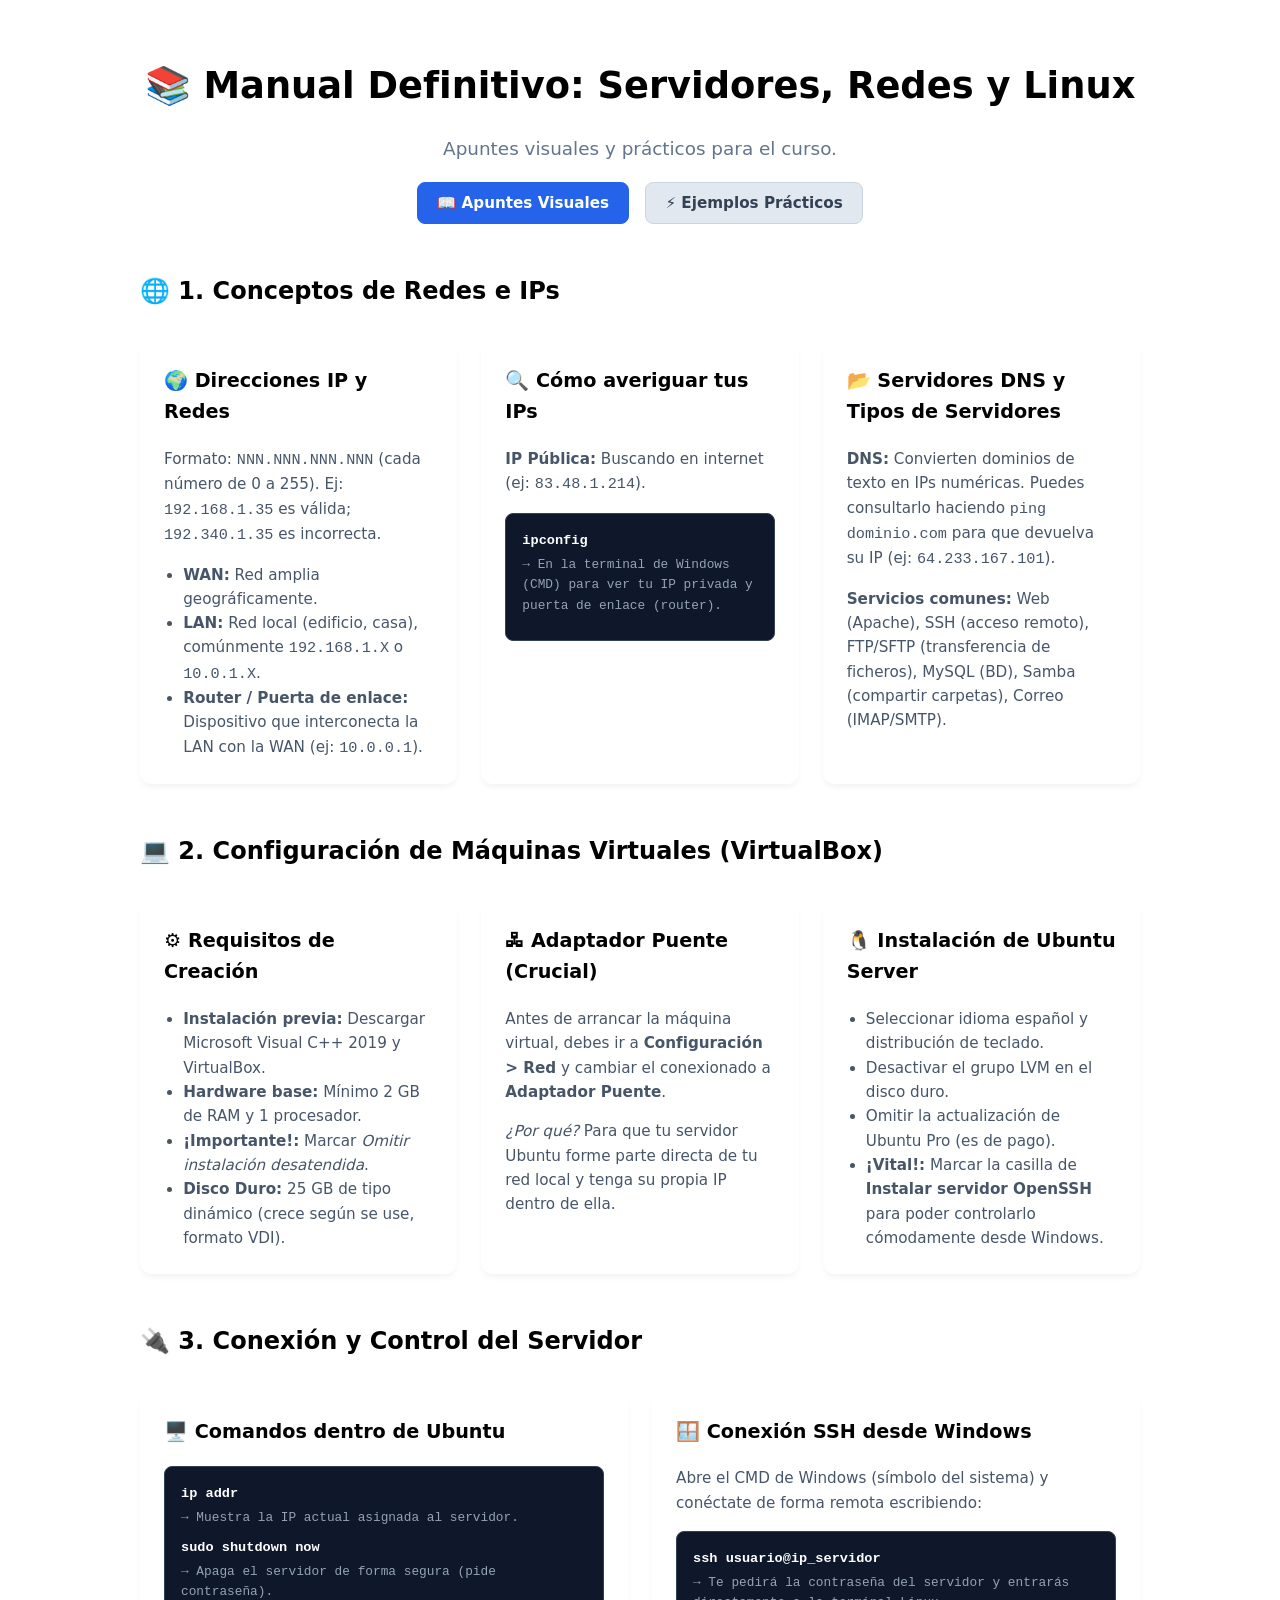
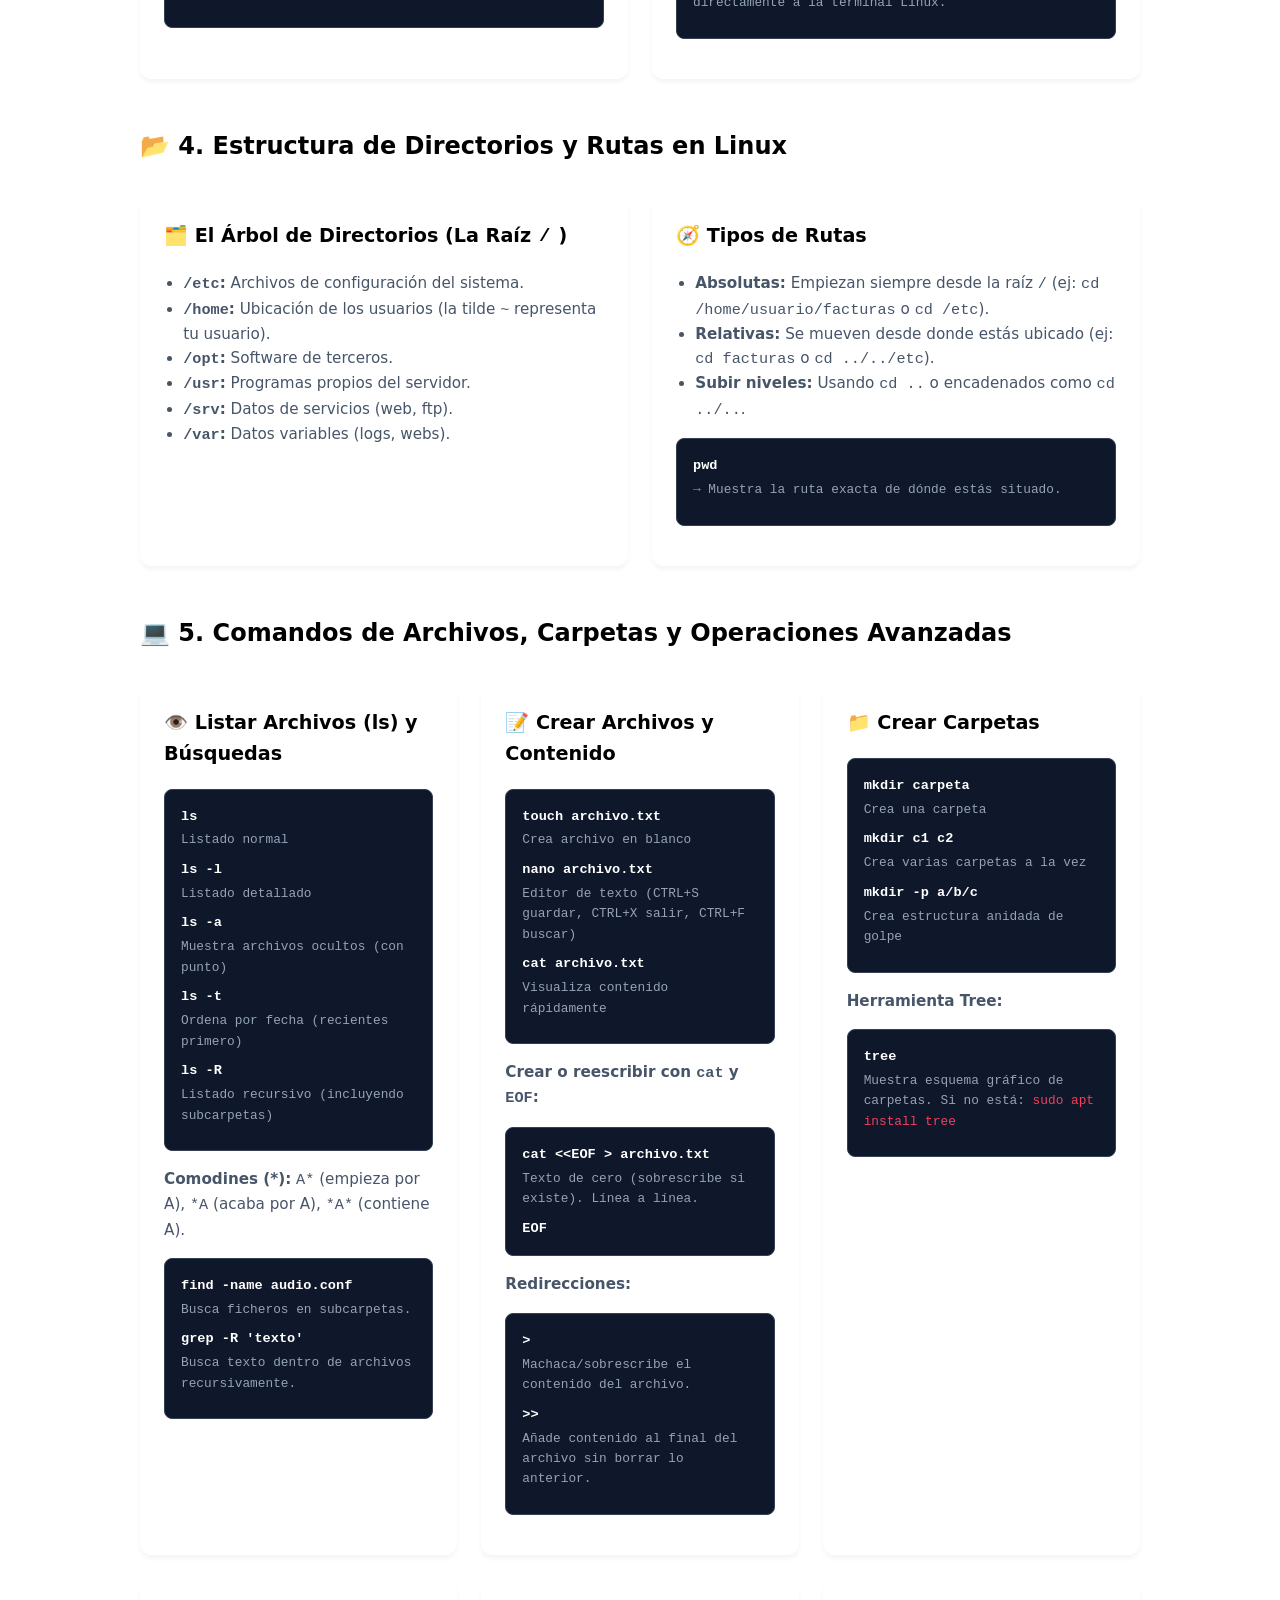
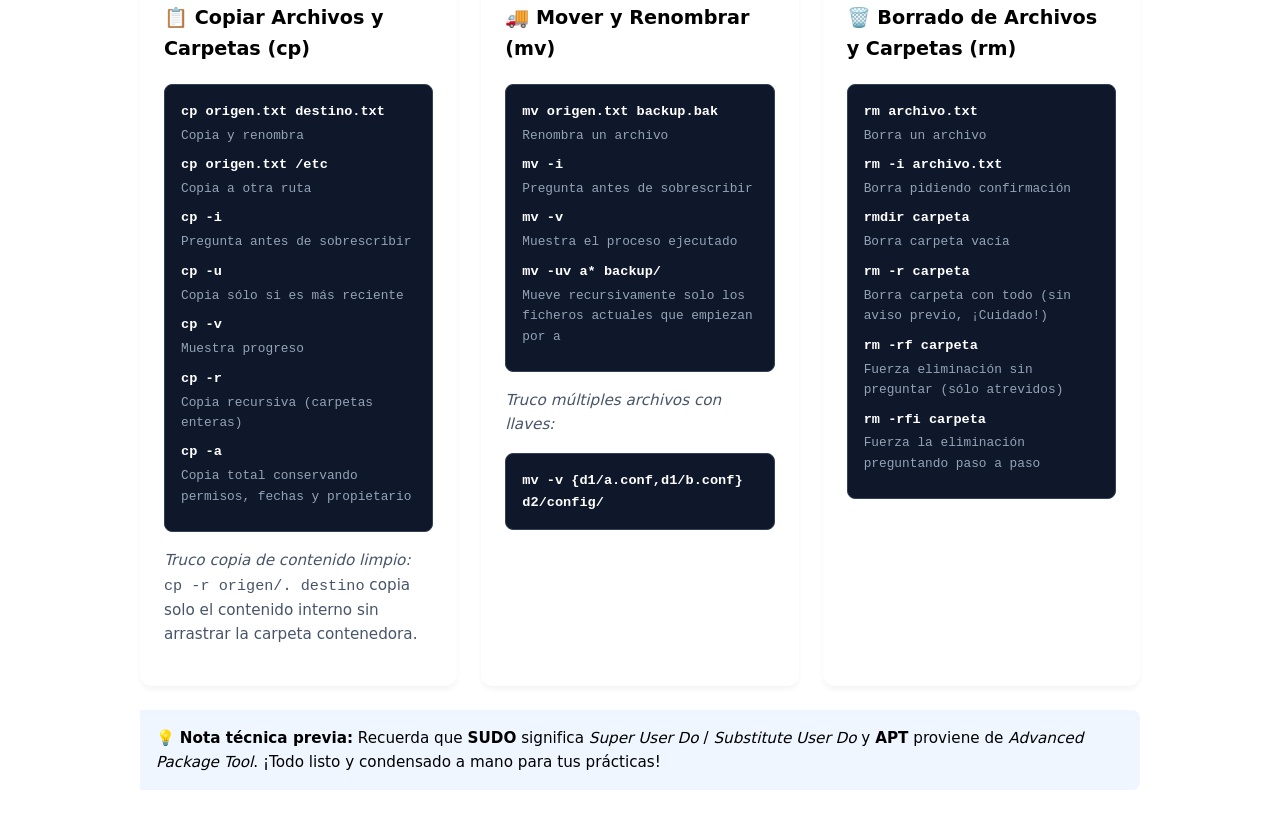
<file: index.html>
<!DOCTYPE html>
<html lang="es">
<head>
    <meta charset="UTF-8">
    <meta name="viewport" content="width=device-width, initial-scale=1.0">
    <title>Apuntes Servidores</title>
    <link rel="stylesheet" href="estilos.css">
</head>
<body>
    <div class="container">
        
        <header>
            <h1>📚 Manual Definitivo: Servidores, Redes y Linux</h1>
            <p class="subtitle">Apuntes visuales y prácticos para el curso.</p>
            <div class="nav-links">
                <a href="index.html" class="active">📖 Apuntes Visuales</a>
                <a href="ejemplos.html">⚡ Ejemplos Prácticos</a>
            </div>
        </header>

        <!-- BLOQUE 1: REDES E INTERNET -->
        <h2 class="section-title">🌐 1. Conceptos de Redes e IPs</h2>
        <div class="grid">
            <div class="card">
                <h3>🌍 Direcciones IP y Redes</h3>
                <p>Formato: <code>NNN.NNN.NNN.NNN</code> (cada número de 0 a 255). Ej: <code>192.168.1.35</code> es válida; <code>192.340.1.35</code> es incorrecta.</p>
                <ul>
                    <li><strong>WAN:</strong> Red amplia geográficamente.</li>
                    <li><strong>LAN:</strong> Red local (edificio, casa), comúnmente <code>192.168.1.X</code> o <code>10.0.1.X</code>.</li>
                    <li><strong>Router / Puerta de enlace:</strong> Dispositivo que interconecta la LAN con la WAN (ej: <code>10.0.0.1</code>).</li>
                </ul>
            </div>
            <div class="card">
                <h3>🔍 Cómo averiguar tus IPs</h3>
                <p><strong>IP Pública:</strong> Buscando en internet (ej: <code>83.48.1.214</code>).</p>
                <div class="terminal-block">
                    <span class="cmd">ipconfig</span>
                    <span class="desc">→ En la terminal de Windows (CMD) para ver tu IP privada y puerta de enlace (router).</span>
                </div>
            </div>
            <div class="card">
                <h3>📂 Servidores DNS y Tipos de Servidores</h3>
                <p><strong>DNS:</strong> Convierten dominios de texto en IPs numéricas. Puedes consultarlo haciendo <code>ping dominio.com</code> para que devuelva su IP (ej: <code>64.233.167.101</code>).</p>
                <p><strong>Servicios comunes:</strong> Web (Apache), SSH (acceso remoto), FTP/SFTP (transferencia de ficheros), MySQL (BD), Samba (compartir carpetas), Correo (IMAP/SMTP).</p>
            </div>
        </div>

        <!-- BLOQUE 2: MÁQUINAS VIRTUALES Y VIRTUALBOX -->
        <h2 class="section-title">💻 2. Configuración de Máquinas Virtuales (VirtualBox)</h2>
        <div class="grid">
            <div class="card">
                <h3>⚙️ Requisitos de Creación</h3>
                <ul>
                    <li><strong>Instalación previa:</strong> Descargar Microsoft Visual C++ 2019 y VirtualBox.</li>
                    <li><strong>Hardware base:</strong> Mínimo 2 GB de RAM y 1 procesador.</li>
                    <li><strong>¡Importante!:</strong> Marcar <em>Omitir instalación desatendida</em>.</li>
                    <li><strong>Disco Duro:</strong> 25 GB de tipo dinámico (crece según se use, formato VDI).</li>
                </ul>
            </div>
            <div class="card">
                <h3>🖧 Adaptador Puente (Crucial)</h3>
                <p>Antes de arrancar la máquina virtual, debes ir a <strong>Configuración > Red</strong> y cambiar el conexionado a <strong>Adaptador Puente</strong>.</p>
                <p><em>¿Por qué?</em> Para que tu servidor Ubuntu forme parte directa de tu red local y tenga su propia IP dentro de ella.</p>
            </div>
            <div class="card">
                <h3>🐧 Instalación de Ubuntu Server</h3>
                <ul>
                    <li>Seleccionar idioma español y distribución de teclado.</li>
                    <li>Desactivar el grupo LVM en el disco duro.</li>
                    <li>Omitir la actualización de Ubuntu Pro (es de pago).</li>
                    <li><strong>¡Vital!:</strong> Marcar la casilla de <strong>Instalar servidor OpenSSH</strong> para poder controlarlo cómodamente desde Windows.</li>
                </ul>
            </div>
        </div>

        <!-- BLOQUE 3: CONTROL DEL SERVIDOR DESDE WINDOWS -->
        <h2 class="section-title">🔌 3. Conexión y Control del Servidor</h2>
        <div class="grid">
            <div class="card">
                <h3>🖥️ Comandos dentro de Ubuntu</h3>
                <div class="terminal-block">
                    <span class="cmd">ip addr</span>
                    <span class="desc">→ Muestra la IP actual asignada al servidor.</span>
                    <span class="cmd">sudo shutdown now</span>
                    <span class="desc">→ Apaga el servidor de forma segura (pide contraseña).</span>
                </div>
            </div>
            <div class="card">
                <h3>🪟 Conexión SSH desde Windows</h3>
                <p>Abre el CMD de Windows (símbolo del sistema) y conéctate de forma remota escribiendo:</p>
                <div class="terminal-block">
                    <span class="cmd">ssh usuario@ip_servidor</span>
                    <span class="desc">→ Te pedirá la contraseña del servidor y entrarás directamente a la terminal Linux.</span>
                </div>
            </div>
        </div>

        <!-- BLOQUE 4: ESTRUCTURA LINUX Y RUTAS -->
        <h2 class="section-title">📂 4. Estructura de Directorios y Rutas en Linux</h2>
        <div class="grid">
            <div class="card">
                <h3>🗂️ El Árbol de Directorios (La Raíz <code>/</code>)</h3>
                <ul>
                    <li><strong><code>/etc</code>:</strong> Archivos de configuración del sistema.</li>
                    <li><strong><code>/home</code>:</strong> Ubicación de los usuarios (la tilde <code>~</code> representa tu usuario).</li>
                    <li><strong><code>/opt</code>:</strong> Software de terceros.</li>
                    <li><strong><code>/usr</code>:</strong> Programas propios del servidor.</li>
                    <li><strong><code>/srv</code>:</strong> Datos de servicios (web, ftp).</li>
                    <li><strong><code>/var</code>:</strong> Datos variables (logs, webs).</li>
                </ul>
            </div>
            <div class="card">
                <h3>🧭 Tipos de Rutas</h3>
                <ul>
                    <li><strong>Absolutas:</strong> Empiezan siempre desde la raíz <code>/</code> (ej: <code>cd /home/usuario/facturas</code> o <code>cd /etc</code>).</li>
                    <li><strong>Relativas:</strong> Se mueven desde donde estás ubicado (ej: <code>cd facturas</code> o <code>cd ../../etc</code>).</li>
                    <li><strong>Subir niveles:</strong> Usando <code>cd ..</code> o encadenados como <code>cd ../..</code>.</li>
                </ul>
                <div class="terminal-block">
                    <span class="cmd">pwd</span>
                    <span class="desc">→ Muestra la ruta exacta de dónde estás situado.</span>
                </div>
            </div>
        </div>

        <!-- BLOQUE 5: GESTIÓN DE ARCHIVOS Y CARPETAS -->
        <h2 class="section-title">💻 5. Comandos de Archivos, Carpetas y Operaciones Avanzadas</h2>
        
        <div class="grid">
            <div class="card">
                <h3>👁️ Listar Archivos (ls) y Búsquedas</h3>
                <div class="terminal-block">
                    <span class="cmd">ls</span> <span class="desc">Listado normal</span>
                    <span class="cmd">ls -l</span> <span class="desc">Listado detallado</span>
                    <span class="cmd">ls -a</span> <span class="desc">Muestra archivos ocultos (con punto)</span>
                    <span class="cmd">ls -t</span> <span class="desc">Ordena por fecha (recientes primero)</span>
                    <span class="cmd">ls -R</span> <span class="desc">Listado recursivo (incluyendo subcarpetas)</span>
                </div>
                <p><strong>Comodines (*):</strong> <code>A*</code> (empieza por A), <code>*A</code> (acaba por A), <code>*A*</code> (contiene A).</p>
                <div class="terminal-block">
                    <span class="cmd">find -name audio.conf</span> <span class="desc">Busca ficheros en subcarpetas.</span>
                    <span class="cmd">grep -R 'texto'</span> <span class="desc">Busca texto dentro de archivos recursivamente.</span>
                </div>
            </div>

            <div class="card">
                <h3>📝 Crear Archivos y Contenido</h3>
                <div class="terminal-block">
                    <span class="cmd">touch archivo.txt</span> <span class="desc">Crea archivo en blanco</span>
                    <span class="cmd">nano archivo.txt</span> <span class="desc">Editor de texto (CTRL+S guardar, CTRL+X salir, CTRL+F buscar)</span>
                    <span class="cmd">cat archivo.txt</span> <span class="desc">Visualiza contenido rápidamente</span>
                </div>
                <p><strong>Crear o reescribir con <code>cat</code> y <code>EOF</code>:</strong></p>
                <div class="terminal-block">
                    <span class="cmd">cat &lt;&lt;EOF &gt; archivo.txt</span>
                    <span class="desc">Texto de cero (sobrescribe si existe). Línea a línea.</span>
                    <span class="cmd">EOF</span>
                </div>
                <p><strong>Redirecciones:</strong></p>
                <div class="terminal-block">
                    <span class="cmd">&gt;</span> <span class="desc">Machaca/sobrescribe el contenido del archivo.</span>
                    <span class="cmd">&gt;&gt;</span> <span class="desc">Añade contenido al final del archivo sin borrar lo anterior.</span>
                </div>
            </div>

            <div class="card">
                <h3>📁 Crear Carpetas</h3>
                <div class="terminal-block">
                    <span class="cmd">mkdir carpeta</span> <span class="desc">Crea una carpeta</span>
                    <span class="cmd">mkdir c1 c2</span> <span class="desc">Crea varias carpetas a la vez</span>
                    <span class="cmd">mkdir -p a/b/c</span> <span class="desc">Crea estructura anidada de golpe</span>
                </div>
                <p><strong>Herramienta Tree:</strong></p>
                <div class="terminal-block">
                    <span class="cmd">tree</span> <span class="desc">Muestra esquema gráfico de carpetas. Si no está: <code style="color:#f43f5e">sudo apt install tree</code></span>
                </div>
            </div>
        </div>

        <div class="grid">
            <div class="card">
                <h3>📋 Copiar Archivos y Carpetas (cp)</h3>
                <div class="terminal-block">
                    <span class="cmd">cp origen.txt destino.txt</span> <span class="desc">Copia y renombra</span>
                    <span class="cmd">cp origen.txt /etc</span> <span class="desc">Copia a otra ruta</span>
                    <span class="cmd">cp -i</span> <span class="desc">Pregunta antes de sobrescribir</span>
                    <span class="cmd">cp -u</span> <span class="desc">Copia sólo si es más reciente</span>
                    <span class="cmd">cp -v</span> <span class="desc">Muestra progreso</span>
                    <span class="cmd">cp -r</span> <span class="desc">Copia recursiva (carpetas enteras)</span>
                    <span class="cmd">cp -a</span> <span class="desc">Copia total conservando permisos, fechas y propietario</span>
                </div>
                <p><em>Truco copia de contenido limpio:</em> <code>cp -r origen/. destino</code> copia solo el contenido interno sin arrastrar la carpeta contenedora.</p>
            </div>

            <div class="card">
                <h3>🚚 Mover y Renombrar (mv)</h3>
                <div class="terminal-block">
                    <span class="cmd">mv origen.txt backup.bak</span> <span class="desc">Renombra un archivo</span>
                    <span class="cmd">mv -i</span> <span class="desc">Pregunta antes de sobrescribir</span>
                    <span class="cmd">mv -v</span> <span class="desc">Muestra el proceso ejecutado</span>
                    <span class="cmd">mv -uv a* backup/</span> <span class="desc">Mueve recursivamente solo los ficheros actuales que empiezan por a</span>
                </div>
                <p><em>Truco múltiples archivos con llaves:</em></p>
                <div class="terminal-block">
                    <span class="cmd">mv -v {d1/a.conf,d1/b.conf} d2/config/</span>
                </div>
            </div>

            <div class="card">
                <h3>🗑️ Borrado de Archivos y Carpetas (rm)</h3>
                <div class="terminal-block">
                    <span class="cmd">rm archivo.txt</span> <span class="desc">Borra un archivo</span>
                    <span class="cmd">rm -i archivo.txt</span> <span class="desc">Borra pidiendo confirmación</span>
                    <span class="cmd">rmdir carpeta</span> <span class="desc">Borra carpeta vacía</span>
                    <span class="cmd">rm -r carpeta</span> <span class="desc">Borra carpeta con todo (sin aviso previo, ¡Cuidado!)</span>
                    <span class="cmd">rm -rf carpeta</span> <span class="desc">Fuerza eliminación sin preguntar (sólo atrevidos)</span>
                    <span class="cmd">rm -rfi carpeta</span> <span class="desc">Fuerza la eliminación preguntando paso a paso</span>
                </div>
            </div>
        </div>

        <div class="tip-box">
            💡 <strong>Nota técnica previa:</strong> Recuerda que <strong>SUDO</strong> significa <em>Super User Do</em> / <em>Substitute User Do</em> y <strong>APT</strong> proviene de <em>Advanced Package Tool</em>. ¡Todo listo y condensado a mano para tus prácticas!
        </div>

    </div>
</body>
</html>
</file>
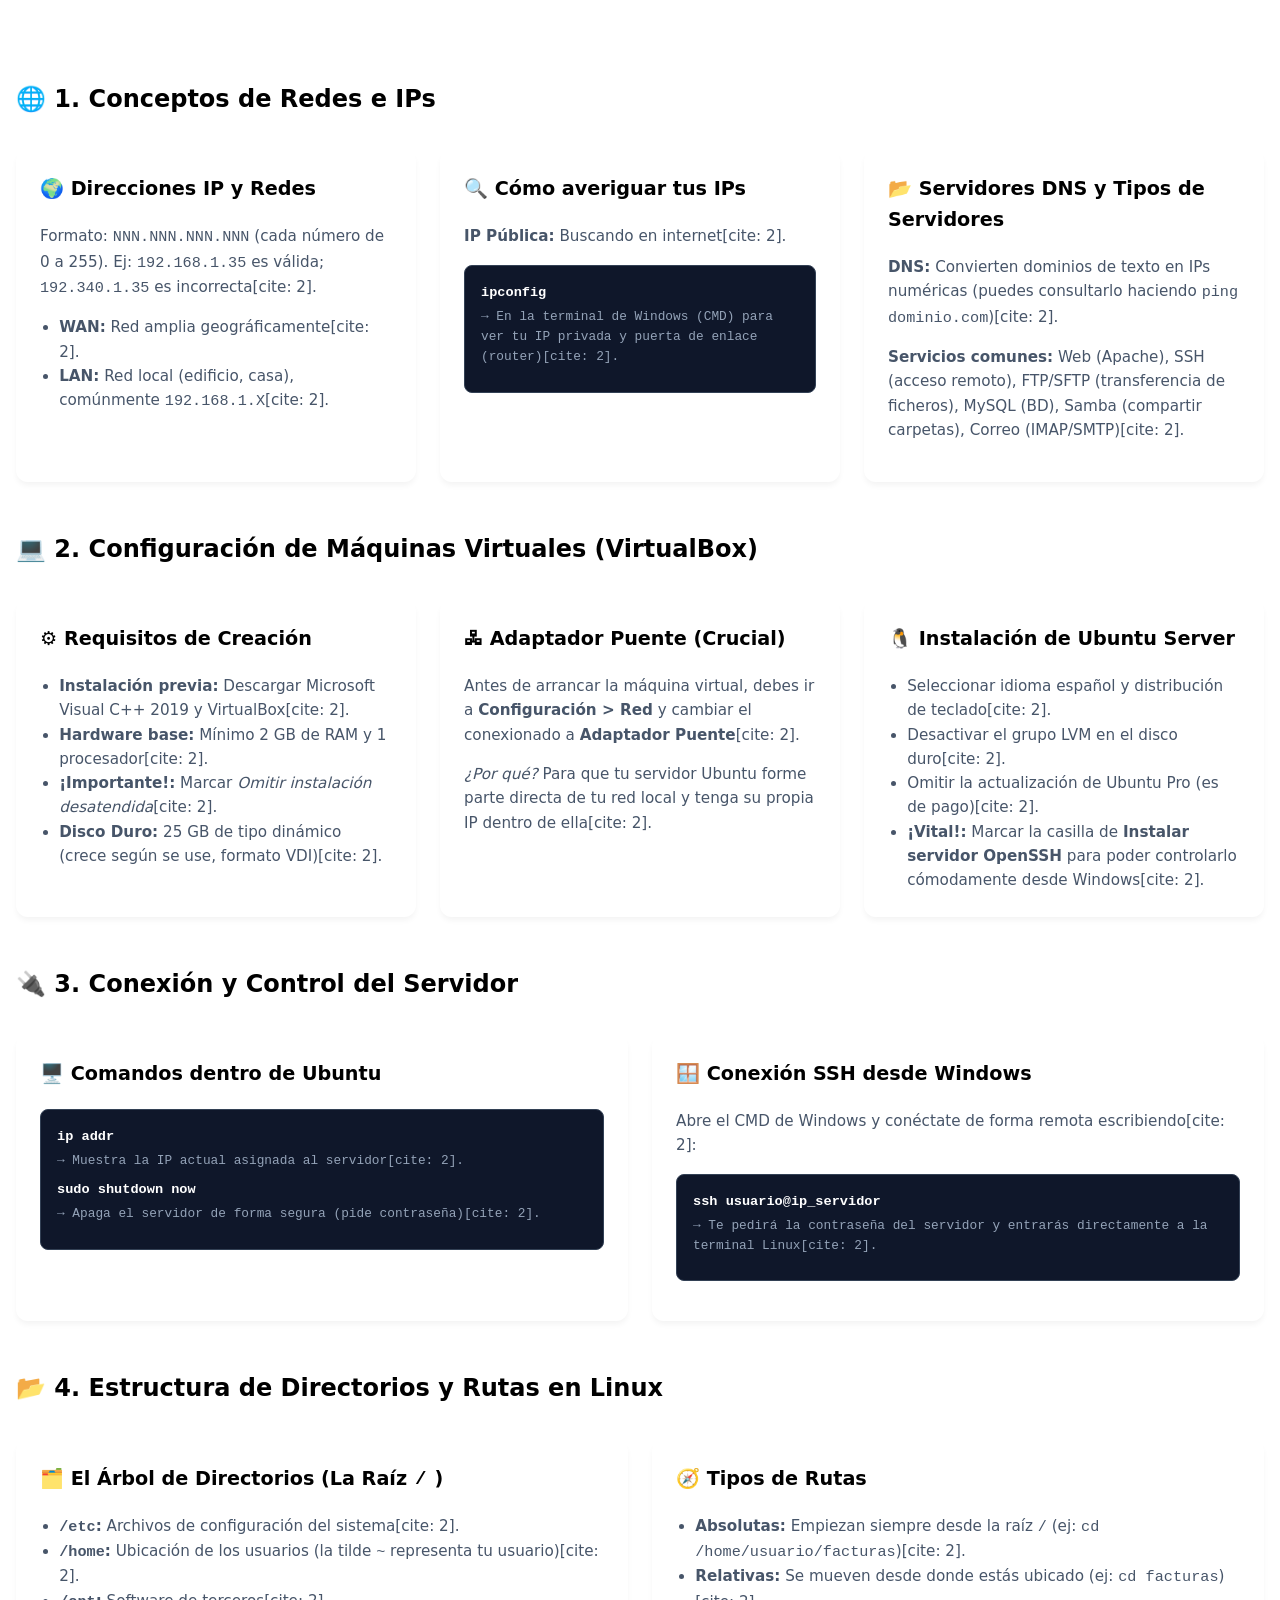
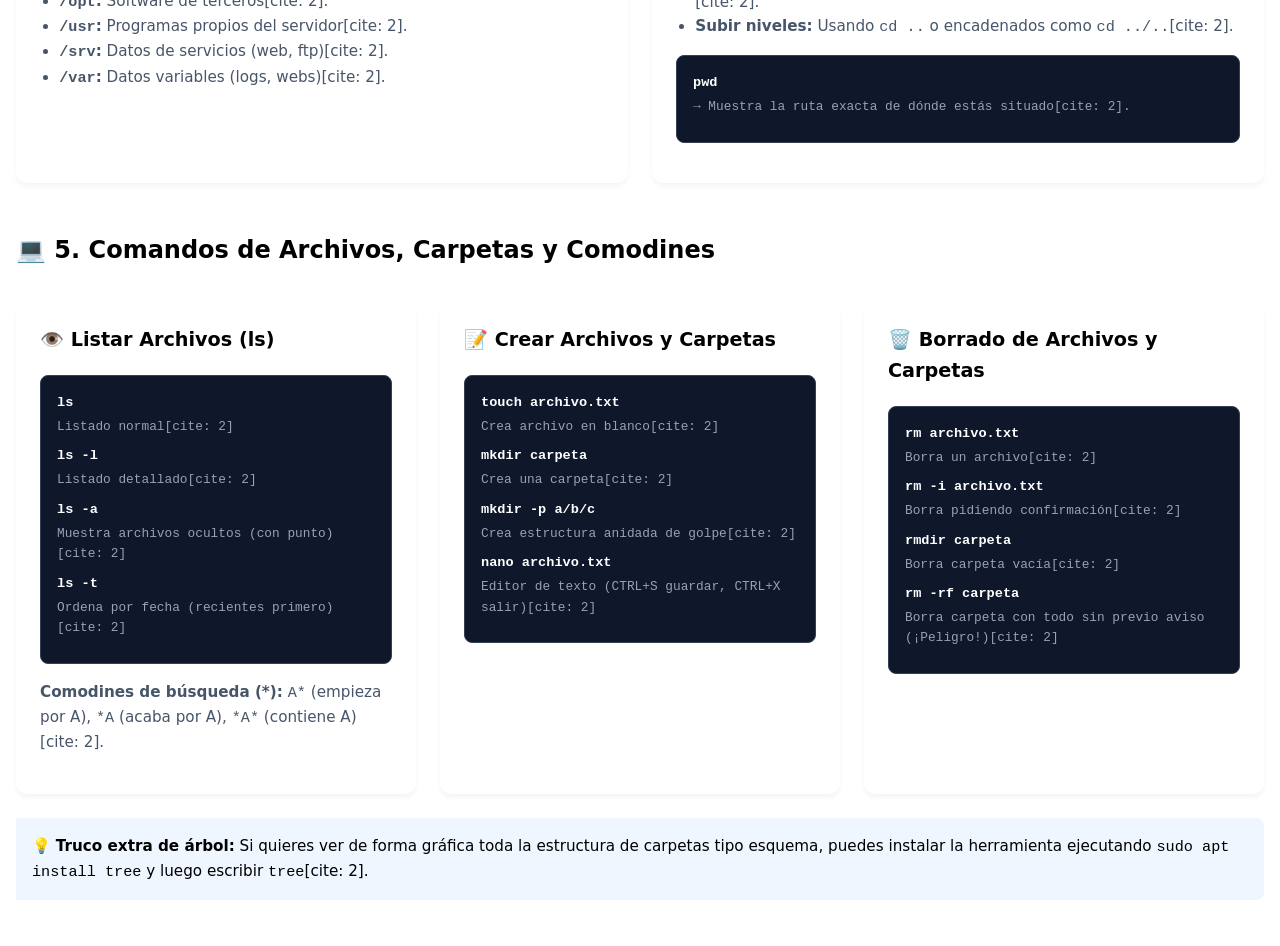
<file: apuntes.html>
<!DOCTYPE html>
<html lang="en">
<head>
    <meta charset="UTF-8">
    <meta name="viewport" content="width=device-width, initial-scale=1.0">
    <title>Apuntes Servidores</title>
    <link rel="stylesheet" href="estilos.css">
</head>
<body>
    
</body>
</html>


<!-- BLOQUE 1: REDES E INTERNET -->
<h2 class="section-title">🌐 1. Conceptos de Redes e IPs</h2>
<div class="grid">
    <div class="card">
        <h3>🌍 Direcciones IP y Redes</h3>
        <p>Formato: <code>NNN.NNN.NNN.NNN</code> (cada número de 0 a 255). Ej: <code>192.168.1.35</code> es válida; <code>192.340.1.35</code> es incorrecta[cite: 2].</p>
        <ul>
            <li><strong>WAN:</strong> Red amplia geográficamente[cite: 2].</li>
            <li><strong>LAN:</strong> Red local (edificio, casa), comúnmente <code>192.168.1.X</code>[cite: 2].</li>
        </ul>
    </div>
    <div class="card">
        <h3>🔍 Cómo averiguar tus IPs</h3>
        <p><strong>IP Pública:</strong> Buscando en internet[cite: 2].</p>
        <div class="terminal-block">
            <span class="cmd">ipconfig</span>
            <span class="desc">→ En la terminal de Windows (CMD) para ver tu IP privada y puerta de enlace (router)[cite: 2].</span>
        </div>
    </div>
    <div class="card">
        <h3>📂 Servidores DNS y Tipos de Servidores</h3>
        <p><strong>DNS:</strong> Convierten dominios de texto en IPs numéricas (puedes consultarlo haciendo <code>ping dominio.com</code>)[cite: 2].</p>
        <p><strong>Servicios comunes:</strong> Web (Apache), SSH (acceso remoto), FTP/SFTP (transferencia de ficheros), MySQL (BD), Samba (compartir carpetas), Correo (IMAP/SMTP)[cite: 2].</p>
    </div>
</div>

<!-- BLOQUE 2: MÁQUINAS VIRTUALES Y VIRTUALBOX -->
<h2 class="section-title">💻 2. Configuración de Máquinas Virtuales (VirtualBox)</h2>
<div class="grid">
    <div class="card">
        <h3>⚙️ Requisitos de Creación</h3>
        <ul>
            <li><strong>Instalación previa:</strong> Descargar Microsoft Visual C++ 2019 y VirtualBox[cite: 2].</li>
            <li><strong>Hardware base:</strong> Mínimo 2 GB de RAM y 1 procesador[cite: 2].</li>
            <li><strong>¡Importante!:</strong> Marcar <em>Omitir instalación desatendida</em>[cite: 2].</li>
            <li><strong>Disco Duro:</strong> 25 GB de tipo dinámico (crece según se use, formato VDI)[cite: 2].</li>
        </ul>
    </div>
    <div class="card">
        <h3>🖧 Adaptador Puente (Crucial)</h3>
        <p>Antes de arrancar la máquina virtual, debes ir a <strong>Configuración > Red</strong> y cambiar el conexionado a <strong>Adaptador Puente</strong>[cite: 2].</p>
        <p><em>¿Por qué?</em> Para que tu servidor Ubuntu forme parte directa de tu red local y tenga su propia IP dentro de ella[cite: 2].</p>
    </div>
    <div class="card">
        <h3>🐧 Instalación de Ubuntu Server</h3>
        <ul>
            <li>Seleccionar idioma español y distribución de teclado[cite: 2].</li>
            <li>Desactivar el grupo LVM en el disco duro[cite: 2].</li>
            <li>Omitir la actualización de Ubuntu Pro (es de pago)[cite: 2].</li>
            <li><strong>¡Vital!:</strong> Marcar la casilla de <strong>Instalar servidor OpenSSH</strong> para poder controlarlo cómodamente desde Windows[cite: 2].</li>
        </ul>
    </div>
</div>

<!-- BLOQUE 3: CONTROL DEL SERVIDOR DESDE WINDOWS -->
<h2 class="section-title">🔌 3. Conexión y Control del Servidor</h2>
<div class="grid">
    <div class="card">
        <h3>🖥️ Comandos dentro de Ubuntu</h3>
        <div class="terminal-block">
            <span class="cmd">ip addr</span>
            <span class="desc">→ Muestra la IP actual asignada al servidor[cite: 2].</span>
            <span class="cmd">sudo shutdown now</span>
            <span class="desc">→ Apaga el servidor de forma segura (pide contraseña)[cite: 2].</span>
        </div>
    </div>
    <div class="card">
        <h3>🪟 Conexión SSH desde Windows</h3>
        <p>Abre el CMD de Windows y conéctate de forma remota escribiendo[cite: 2]:</p>
        <div class="terminal-block">
            <span class="cmd">ssh usuario@ip_servidor</span>
            <span class="desc">→ Te pedirá la contraseña del servidor y entrarás directamente a la terminal Linux[cite: 2].</span>
        </div>
    </div>
</div>

<!-- BLOQUE 4: ESTRUCTURA LINUX Y RUTAS -->
<h2 class="section-title">📂 4. Estructura de Directorios y Rutas en Linux</h2>
<div class="grid">
    <div class="card">
        <h3>🗂️ El Árbol de Directorios (La Raíz <code>/</code>)</h3>
        <ul>
            <li><strong><code>/etc</code>:</strong> Archivos de configuración del sistema[cite: 2].</li>
            <li><strong><code>/home</code>:</strong> Ubicación de los usuarios (la tilde <code>~</code> representa tu usuario)[cite: 2].</li>
            <li><strong><code>/opt</code>:</strong> Software de terceros[cite: 2].</li>
            <li><strong><code>/usr</code>:</strong> Programas propios del servidor[cite: 2].</li>
            <li><strong><code>/srv</code>:</strong> Datos de servicios (web, ftp)[cite: 2].</li>
            <li><strong><code>/var</code>:</strong> Datos variables (logs, webs)[cite: 2].</li>
        </ul>
    </div>
    <div class="card">
        <h3>🧭 Tipos de Rutas</h3>
        <ul>
            <li><strong>Absolutas:</strong> Empiezan siempre desde la raíz <code>/</code> (ej: <code>cd /home/usuario/facturas</code>)[cite: 2].</li>
            <li><strong>Relativas:</strong> Se mueven desde donde estás ubicado (ej: <code>cd facturas</code>)[cite: 2].</li>
            <li><strong>Subir niveles:</strong> Usando <code>cd ..</code> o encadenados como <code>cd ../..</code>[cite: 2].</li>
        </ul>
        <div class="terminal-block">
            <span class="cmd">pwd</span>
            <span class="desc">→ Muestra la ruta exacta de dónde estás situado[cite: 2].</span>
        </div>
    </div>
</div>

<!-- BLOQUE 5: GESTIÓN DE ARCHIVOS Y CARPETAS -->
<h2 class="section-title">💻 5. Comandos de Archivos, Carpetas y Comodines</h2>

<div class="grid">
    <div class="card">
        <h3>👁️ Listar Archivos (ls)</h3>
        <div class="terminal-block">
            <span class="cmd">ls</span> <span class="desc">Listado normal[cite: 2]</span>
            <span class="cmd">ls -l</span> <span class="desc">Listado detallado[cite: 2]</span>
            <span class="cmd">ls -a</span> <span class="desc">Muestra archivos ocultos (con punto)[cite: 2]</span>
            <span class="cmd">ls -t</span> <span class="desc">Ordena por fecha (recientes primero)[cite: 2]</span>
        </div>
        <p><strong>Comodines de búsqueda (*):</strong> <code>A*</code> (empieza por A), <code>*A</code> (acaba por A), <code>*A*</code> (contiene A)[cite: 2].</p>
    </div>

    <div class="card">
        <h3>📝 Crear Archivos y Carpetas</h3>
        <div class="terminal-block">
            <span class="cmd">touch archivo.txt</span> <span class="desc">Crea archivo en blanco[cite: 2]</span>
            <span class="cmd">mkdir carpeta</span> <span class="desc">Crea una carpeta[cite: 2]</span>
            <span class="cmd">mkdir -p a/b/c</span> <span class="desc">Crea estructura anidada de golpe[cite: 2]</span>
            <span class="cmd">nano archivo.txt</span> <span class="desc">Editor de texto (CTRL+S guardar, CTRL+X salir)[cite: 2]</span>
        </div>
    </div>

    <div class="card">
        <h3>🗑️ Borrado de Archivos y Carpetas</h3>
        <div class="terminal-block">
            <span class="cmd">rm archivo.txt</span> <span class="desc">Borra un archivo[cite: 2]</span>
            <span class="cmd">rm -i archivo.txt</span> <span class="desc">Borra pidiendo confirmación[cite: 2]</span>
            <span class="cmd">rmdir carpeta</span> <span class="desc">Borra carpeta vacía[cite: 2]</span>
            <span class="cmd">rm -rf carpeta</span> <span class="desc">Borra carpeta con todo sin previo aviso (¡Peligro!)[cite: 2]</span>
        </div>
    </div>
</div>

<div class="tip-box">
    💡 <strong>Truco extra de árbol:</strong> Si quieres ver de forma gráfica toda la estructura de carpetas tipo esquema, puedes instalar la herramienta ejecutando <code>sudo apt install tree</code> y luego escribir <code>tree</code>[cite: 2].
</div>
</file>
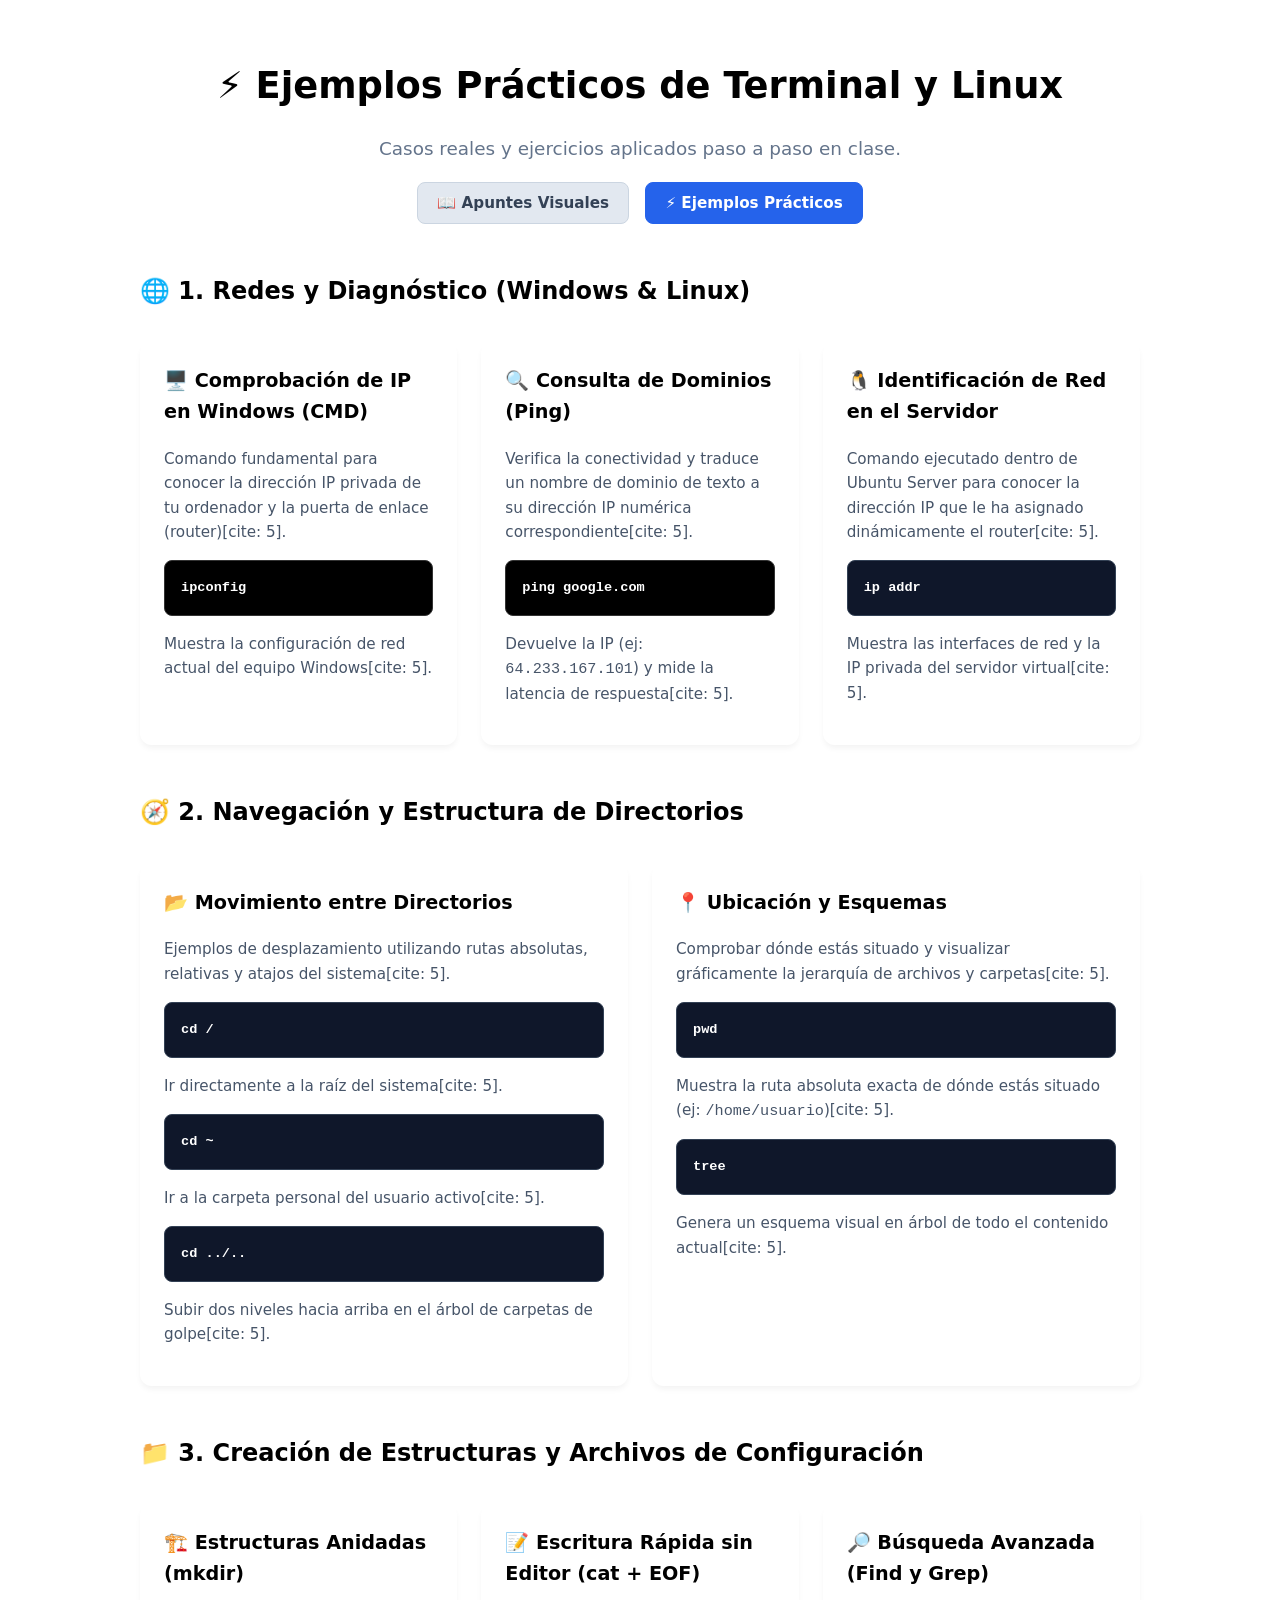
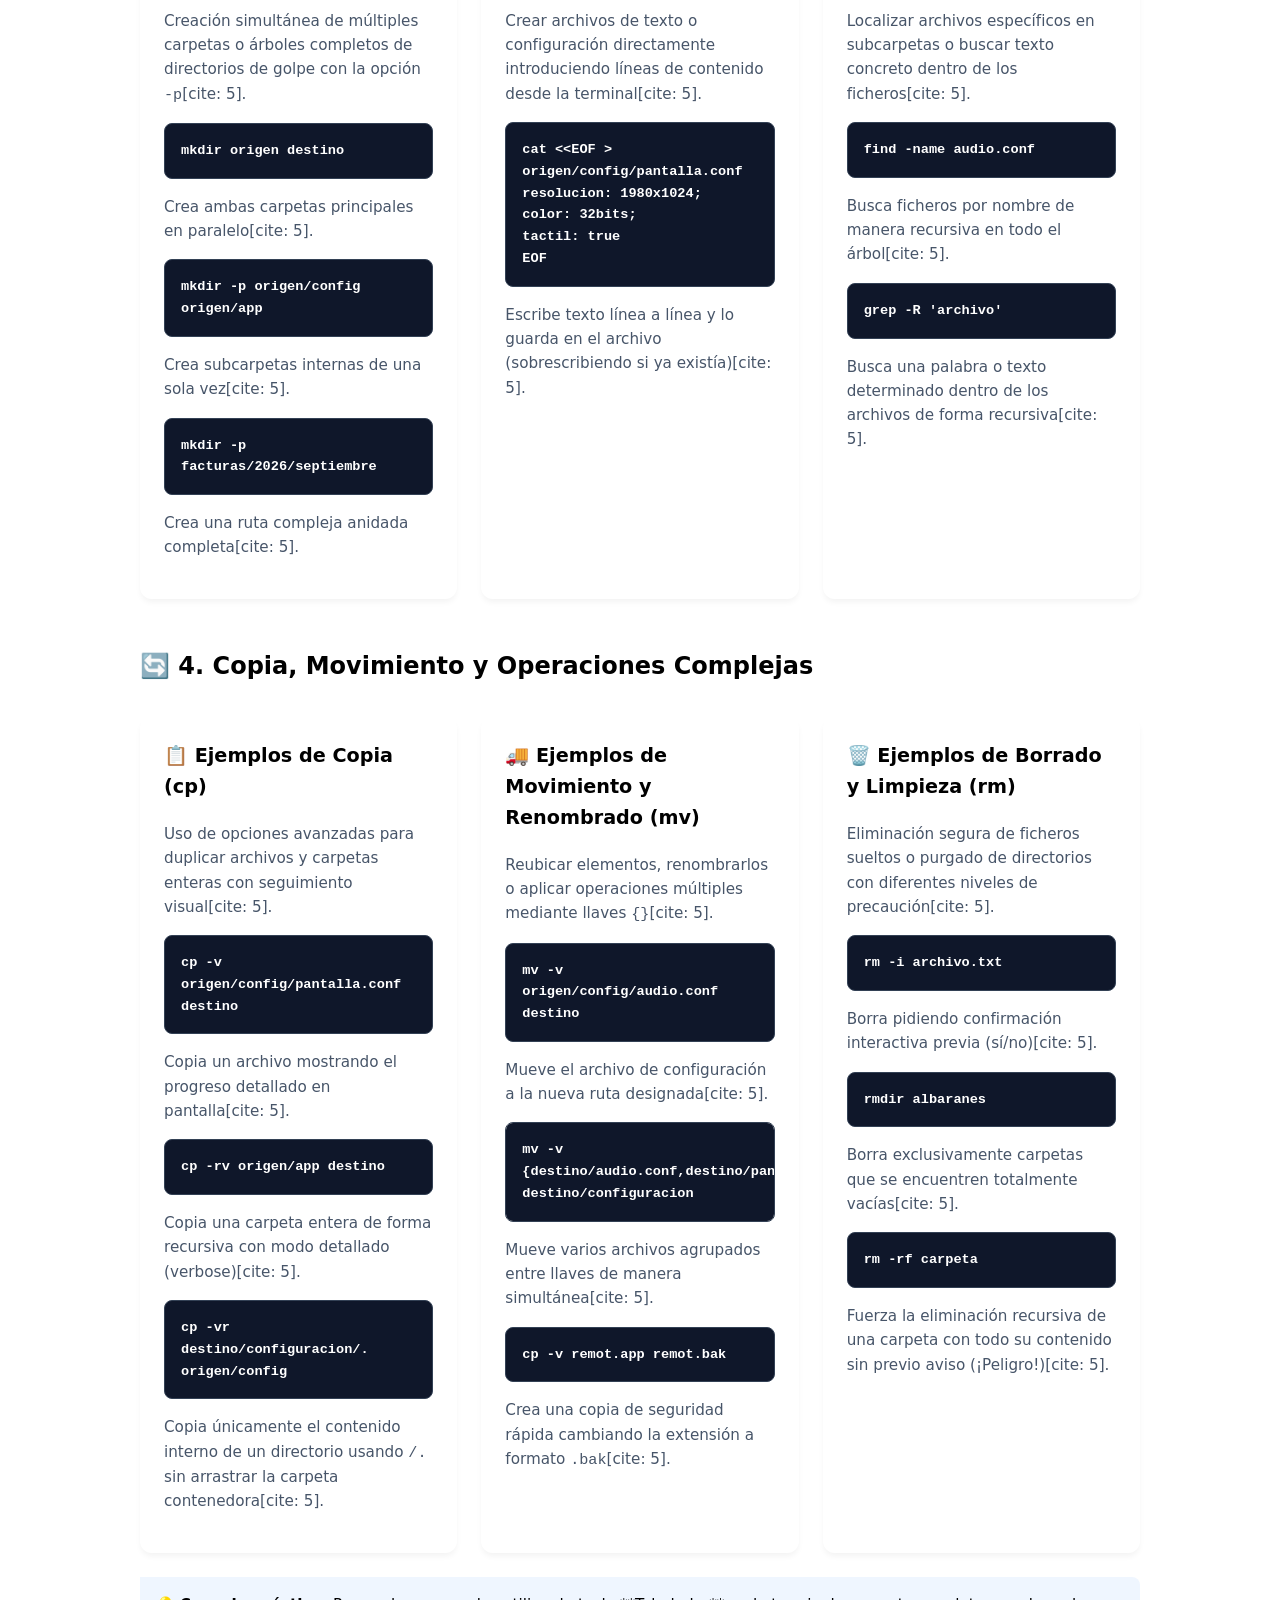
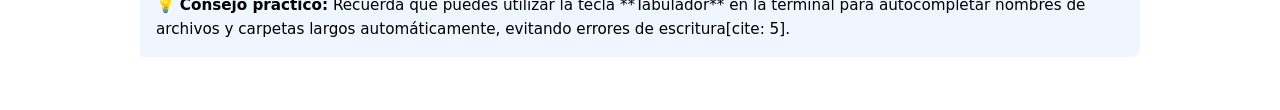
<file: ejemplos.html>
<!DOCTYPE html>
<html lang="es">
<head>
    <meta charset="UTF-8">
    <meta name="viewport" content="width=device-width, initial-scale=1.0">
    <title>Ejemplos Prácticos - Manual de Servidores</title>
    <link rel="stylesheet" href="estilos.css">
</head>
<body>
    <div class="container">
        
        <header>
            <h1>⚡ Ejemplos Prácticos de Terminal y Linux</h1>
            <p class="subtitle">Casos reales y ejercicios aplicados paso a paso en clase.</p>
            <div class="nav-links">
                <a href="index.html">📖 Apuntes Visuales</a>
                <a href="ejemplos.html" class="active">⚡ Ejemplos Prácticos</a>
            </div>
        </header>

        <!-- BLOQUE 1: REDES Y DIAGNÓSTICO -->
        <h2 class="section-title">🌐 1. Redes y Diagnóstico (Windows & Linux)</h2>
        <div class="grid">
            <div class="card">
                <h3>🖥️ Comprobación de IP en Windows (CMD)</h3>
                <p>Comando fundamental para conocer la dirección IP privada de tu ordenador y la puerta de enlace (router)[cite: 5].</p>
                <div class="terminal-block cmd-win">
                    <span class="cmd">ipconfig</span>
                </div>
                <p>Muestra la configuración de red actual del equipo Windows[cite: 5].</p>
            </div>
            
            <div class="card">
                <h3>🔍 Consulta de Dominios (Ping)</h3>
                <p>Verifica la conectividad y traduce un nombre de dominio de texto a su dirección IP numérica correspondiente[cite: 5].</p>
                <div class="terminal-block cmd-win">
                    <span class="cmd">ping google.com</span>
                </div>
                <p>Devuelve la IP (ej: <code>64.233.167.101</code>) y mide la latencia de respuesta[cite: 5].</p>
            </div>
            
            <div class="card">
                <h3>🐧 Identificación de Red en el Servidor</h3>
                <p>Comando ejecutado dentro de Ubuntu Server para conocer la dirección IP que le ha asignado dinámicamente el router[cite: 5].</p>
                <div class="terminal-block">
                    <span class="cmd">ip addr</span>
                </div>
                <p>Muestra las interfaces de red y la IP privada del servidor virtual[cite: 5].</p>
            </div>
        </div>

        <!-- BLOQUE 2: NAVEGACIÓN Y RUTAS -->
        <h2 class="section-title">🧭 2. Navegación y Estructura de Directorios</h2>
        <div class="grid">
            <div class="card">
                <h3>📂 Movimiento entre Directorios</h3>
                <p>Ejemplos de desplazamiento utilizando rutas absolutas, relativas y atajos del sistema[cite: 5].</p>
                
                <div class="terminal-block">
                    <span class="cmd">cd /</span>
                </div>
                <p>Ir directamente a la raíz del sistema[cite: 5].</p>
                
                <div class="terminal-block">
                    <span class="cmd">cd ~</span>
                </div>
                <p>Ir a la carpeta personal del usuario activo[cite: 5].</p>
                
                <div class="terminal-block">
                    <span class="cmd">cd ../..</span>
                </div>
                <p>Subir dos niveles hacia arriba en el árbol de carpetas de golpe[cite: 5].</p>
            </div>
            
            <div class="card">
                <h3>📍 Ubicación y Esquemas</h3>
                <p>Comprobar dónde estás situado y visualizar gráficamente la jerarquía de archivos y carpetas[cite: 5].</p>
                
                <div class="terminal-block">
                    <span class="cmd">pwd</span>
                </div>
                <p>Muestra la ruta absoluta exacta de dónde estás situado (ej: <code>/home/usuario</code>)[cite: 5].</p>
                
                <div class="terminal-block">
                    <span class="cmd">tree</span>
                </div>
                <p>Genera un esquema visual en árbol de todo el contenido actual[cite: 5].</p>
            </div>
        </div>

        <!-- BLOQUE 3: CREACIÓN Y GESTIÓN DE ARCHIVOS Y CARPETAS -->
        <h2 class="section-title">📁 3. Creación de Estructuras y Archivos de Configuración</h2>
        <div class="grid">
            <div class="card">
                <h3>🏗️ Estructuras Anidadas (mkdir)</h3>
                <p>Creación simultánea de múltiples carpetas o árboles completos de directorios de golpe con la opción <code>-p</code>[cite: 5].</p>
                
                <div class="terminal-block">
                    <span class="cmd">mkdir origen destino</span>
                </div>
                <p>Crea ambas carpetas principales en paralelo[cite: 5].</p>
                
                <div class="terminal-block">
                    <span class="cmd">mkdir -p origen/config origen/app</span>
                </div>
                <p>Crea subcarpetas internas de una sola vez[cite: 5].</p>
                
                <div class="terminal-block">
                    <span class="cmd">mkdir -p facturas/2026/septiembre</span>
                </div>
                <p>Crea una ruta compleja anidada completa[cite: 5].</p>
            </div>

            <div class="card">
                <h3>📝 Escritura Rápida sin Editor (cat + EOF)</h3>
                <p>Crear archivos de texto o configuración directamente introduciendo líneas de contenido desde la terminal[cite: 5].</p>
                
                <div class="terminal-block">
                    <span class="cmd">cat &lt;&lt;EOF &gt; origen/config/pantalla.conf<br>resolucion: 1980x1024;<br>color: 32bits;<br>tactil: true<br>EOF</span>
                </div>
                <p>Escribe texto línea a línea y lo guarda en el archivo (sobrescribiendo si ya existía)[cite: 5].</p>
            </div>

            <div class="card">
                <h3>🔎 Búsqueda Avanzada (Find y Grep)</h3>
                <p>Localizar archivos específicos en subcarpetas o buscar texto concreto dentro de los ficheros[cite: 5].</p>
                
                <div class="terminal-block">
                    <span class="cmd">find -name audio.conf</span>
                </div>
                <p>Busca ficheros por nombre de manera recursiva en todo el árbol[cite: 5].</p>
                
                <div class="terminal-block">
                    <span class="cmd">grep -R 'archivo'</span>
                </div>
                <p>Busca una palabra o texto determinado dentro de los archivos de forma recursiva[cite: 5].</p>
            </div>
        </div>

        <!-- BLOQUE 4: COPIA, MOVIMIENTO Y GESTIÓN AVANZADA -->
        <h2 class="section-title">🔄 4. Copia, Movimiento y Operaciones Complejas</h2>
        <div class="grid">
            <div class="card">
                <h3>📋 Ejemplos de Copia (cp)</h3>
                <p>Uso de opciones avanzadas para duplicar archivos y carpetas enteras con seguimiento visual[cite: 5].</p>
                
                <div class="terminal-block">
                    <span class="cmd">cp -v origen/config/pantalla.conf destino</span>
                </div>
                <p>Copia un archivo mostrando el progreso detallado en pantalla[cite: 5].</p>
                
                <div class="terminal-block">
                    <span class="cmd">cp -rv origen/app destino</span>
                </div>
                <p>Copia una carpeta entera de forma recursiva con modo detallado (verbose)[cite: 5].</p>
                
                <div class="terminal-block">
                    <span class="cmd">cp -vr destino/configuracion/. origen/config</span>
                </div>
                <p>Copia únicamente el contenido interno de un directorio usando <code>/.</code> sin arrastrar la carpeta contenedora[cite: 5].</p>
            </div>

            <div class="card">
                <h3>🚚 Ejemplos de Movimiento y Renombrado (mv)</h3>
                <p>Reubicar elementos, renombrarlos o aplicar operaciones múltiples mediante llaves <code>{}</code>[cite: 5].</p>
                
                <div class="terminal-block">
                    <span class="cmd">mv -v origen/config/audio.conf destino</span>
                </div>
                <p>Mueve el archivo de configuración a la nueva ruta designada[cite: 5].</p>
                
                <div class="terminal-block">
                    <span class="cmd">mv -v {destino/audio.conf,destino/pantalla.conf} destino/configuracion</span>
                </div>
                <p>Mueve varios archivos agrupados entre llaves de manera simultánea[cite: 5].</p>
                
                <div class="terminal-block">
                    <span class="cmd">cp -v remot.app remot.bak</span>
                </div>
                <p>Crea una copia de seguridad rápida cambiando la extensión a formato <code>.bak</code>[cite: 5].</p>
            </div>

            <div class="card">
                <h3>🗑️ Ejemplos de Borrado y Limpieza (rm)</h3>
                <p>Eliminación segura de ficheros sueltos o purgado de directorios con diferentes niveles de precaución[cite: 5].</p>
                
                <div class="terminal-block">
                    <span class="cmd">rm -i archivo.txt</span>
                </div>
                <p>Borra pidiendo confirmación interactiva previa (sí/no)[cite: 5].</p>
                
                <div class="terminal-block">
                    <span class="cmd">rmdir albaranes</span>
                </div>
                <p>Borra exclusivamente carpetas que se encuentren totalmente vacías[cite: 5].</p>
                
                <div class="terminal-block">
                    <span class="cmd">rm -rf carpeta</span>
                </div>
                <p>Fuerza la eliminación recursiva de una carpeta con todo su contenido sin previo aviso (¡Peligro!)[cite: 5].</p>
            </div>
        </div>

        <div class="tip-box">
            💡 <strong>Consejo práctico:</strong> Recuerda que puedes utilizar la tecla **Tabulador** en la terminal para autocompletar nombres de archivos y carpetas largos automáticamente, evitando errores de escritura[cite: 5].
        </div>

    </div>
</body>
</html>
</file>
<file: estilos.css>
body {
    font-family: system-ui, -apple-system, BlinkMacSystemFont, 'Segoe UI', Roboto, sans-serif;
    background-color: var(--light);
    color: var(--dark);
    margin: 0;
    padding: 2rem 1rem;
    line-height: 1.6;
}

.container {
    max-width: 1000px;
    margin: 0 auto;
}

header {
    text-align: center;
    margin-bottom: 3rem;
}

h1 {
    color: var(--primary);
    font-size: 2.3rem;
    margin-bottom: 0.5rem;
}

p.subtitle {
    color: #64748b;
    font-size: 1.15rem;
}

.section-title {
    font-size: 1.5rem;
    color: var(--dark);
    border-bottom: 3px solid var(--primary);
    padding-bottom: 0.5rem;
    margin: 3rem 0 1.5rem 0;
    display: flex;
    align-items: center;
    gap: 0.5rem;
}

.grid {
    display: grid;
    grid-template-columns: repeat(auto-fit, minmax(280px, 1fr));
    gap: 1.5rem;
    margin-bottom: 1.5rem;
}

.card {
    background: var(--card-bg);
    border-radius: 12px;
    padding: 1.5rem;
    box-shadow: 0 4px 6px -1px rgb(0 0 0 / 0.05);
    border: 1px solid var(--border);
    transition: transform 0.2s, box-shadow 0.2s;
}

.card:hover {
    transform: translateY(-3px);
    box-shadow: 0 10px 15px -3px rgb(0 0 0 / 0.1);
}

.card h3 {
    margin-top: 0;
    color: var(--primary);
    font-size: 1.2rem;
    display: flex;
    align-items: center;
    gap: 0.5rem;
}

.card p,
.card ul {
    font-size: 0.95rem;
    color: #475569;
}

.card ul {
    padding-left: 1.2rem;
    margin: 0.5rem 0 0 0;
}

.terminal-block {
    background: var(--code-bg);
    color: #38bdf8;
    padding: 1rem;
    border-radius: 8px;
    font-family: 'Courier New', Courier, monospace;
    font-size: 0.85rem;
    margin: 1rem 0;
    overflow-x: auto;
}

.terminal-block .cmd {
    color: #f43f5e;
    font-weight: bold;
}

.terminal-block .desc {
    color: #94a3b8;
    font-size: 0.8rem;
    margin-top: 0.2rem;
    display: block;
    margin-bottom: 0.5rem;
}

.alert-box {
    background: #fef2f2;
    border-left: 4px solid #dc2626;
    padding: 1rem;
    border-radius: 0 8px 8px 0;
    margin: 1rem 0;
    font-size: 0.95rem;
    color: #991b1b;
}

.tip-box {
    background: #eff6ff;
    border-left: 4px solid var(--primary);
    padding: 1rem;
    border-radius: 0 8px 8px 0;
    margin: 1.5rem 0;
    font-size: 0.95rem;
}

/* Estilos para el menú de navegación superior */
.nav-links {
    display: flex;
    justify-content: center;
    gap: 1rem;
    margin-top: 1rem;
}

.nav-links a {
    text-decoration: none;
    background-color: #e2e8f0;
    color: #334155;
    padding: 0.5rem 1.2rem;
    border-radius: 8px;
    font-weight: 600;
    font-size: 0.95rem;
    transition: all 0.2s ease;
    border: 1px solid #cbd5e1;
}

.nav-links a:hover {
    background-color: #cbd5e1;
    transform: translateY(-2px);
}

.nav-links a.active {
    background-color: #2563eb;
    color: white;
    border-color: #2563eb;
}

/* Estilo específico para simular la consola de Windows (CMD) */
.terminal-block.cmd-win {
    background: #000000;
    color: #ffffff;
    border: 1px solid #333333;
}

.terminal-block.cmd-win .cmd {
    color: #ffffff;
    font-weight: bold;
}

.terminal-block.cmd-win .desc {
    color: #a3a3a3;
}

.terminal-block {
    background: #0f172a; /* Fondo oscuro de terminal */
    color: #38bdf8;
    padding: 1rem;
    border-radius: 8px;
    font-family: 'Courier New', Courier, monospace;
    font-size: 0.85rem;
    margin: 1rem 0;
    overflow-x: auto;
    border: 1px solid #334155;
}

.terminal-block .cmd {
    color: #ffffff; /* Color rojo/rosa del comando */
    font-weight: bold;
}
</file>
